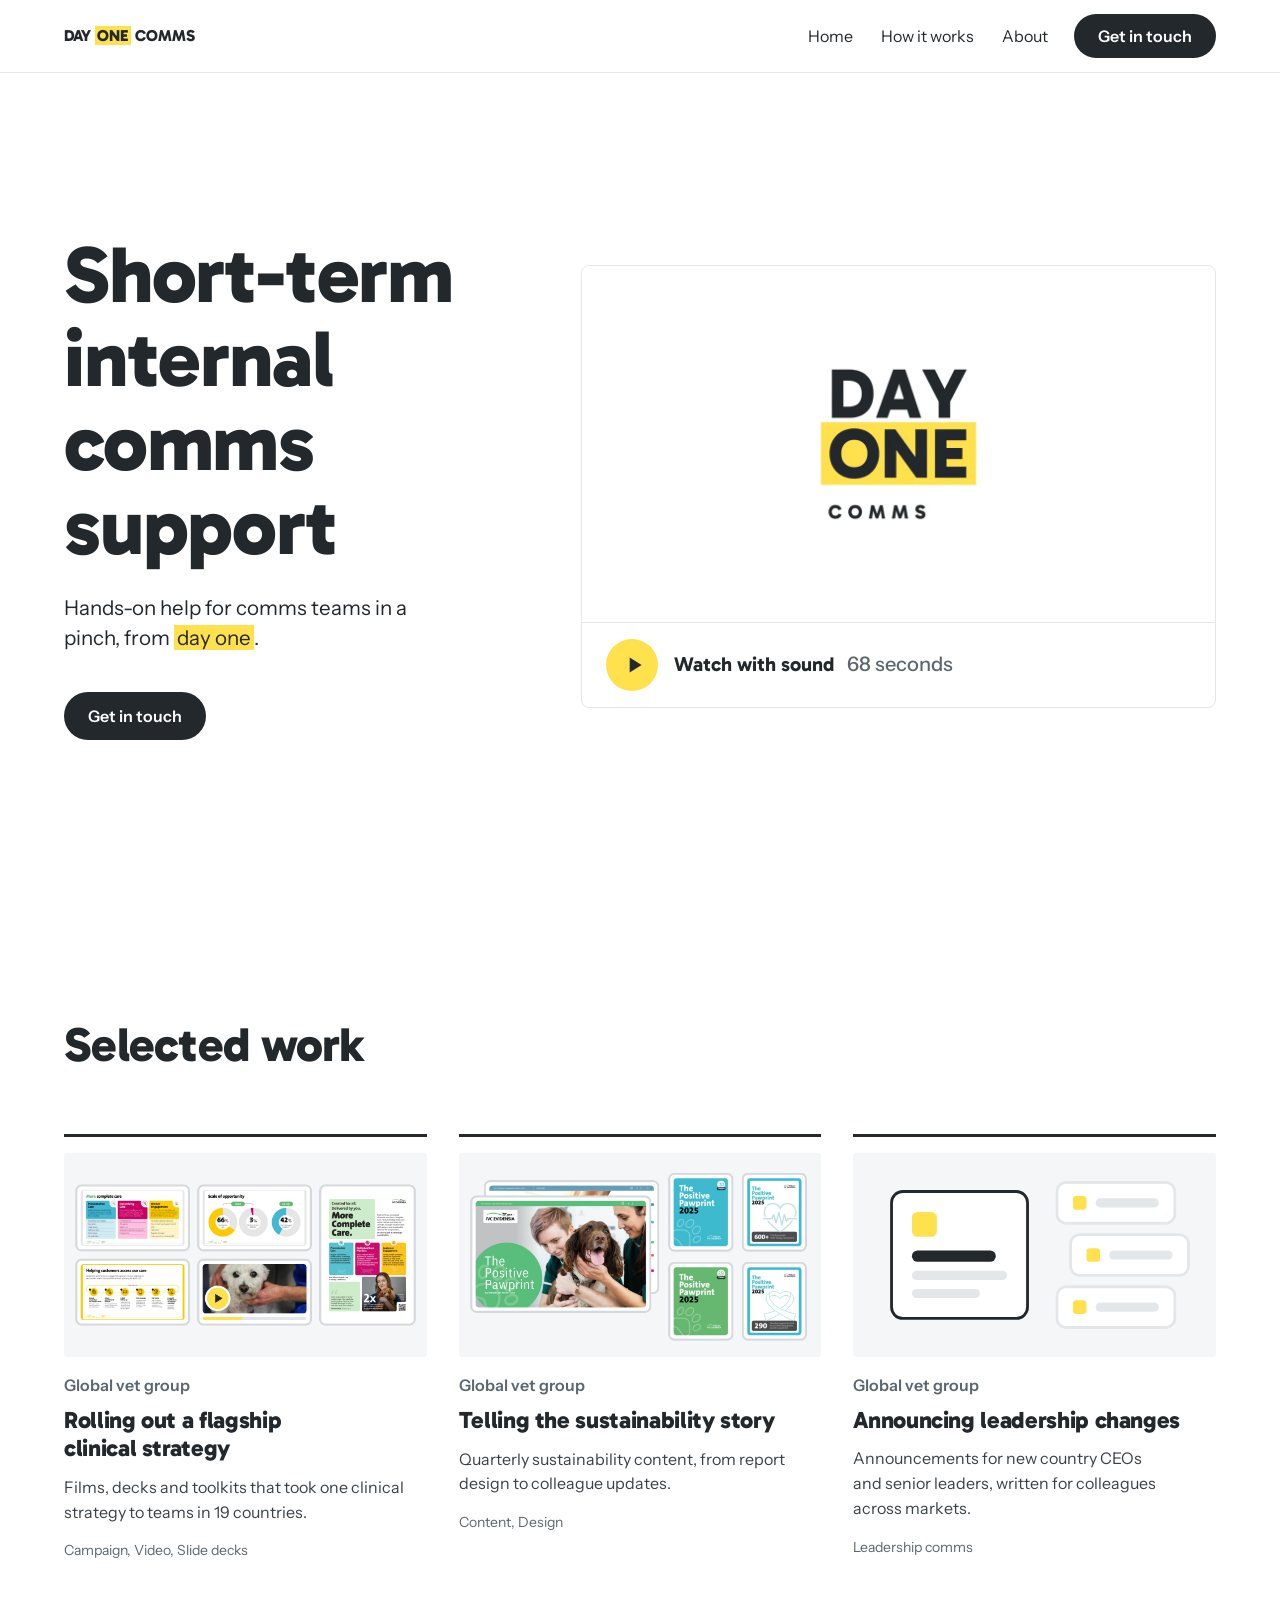
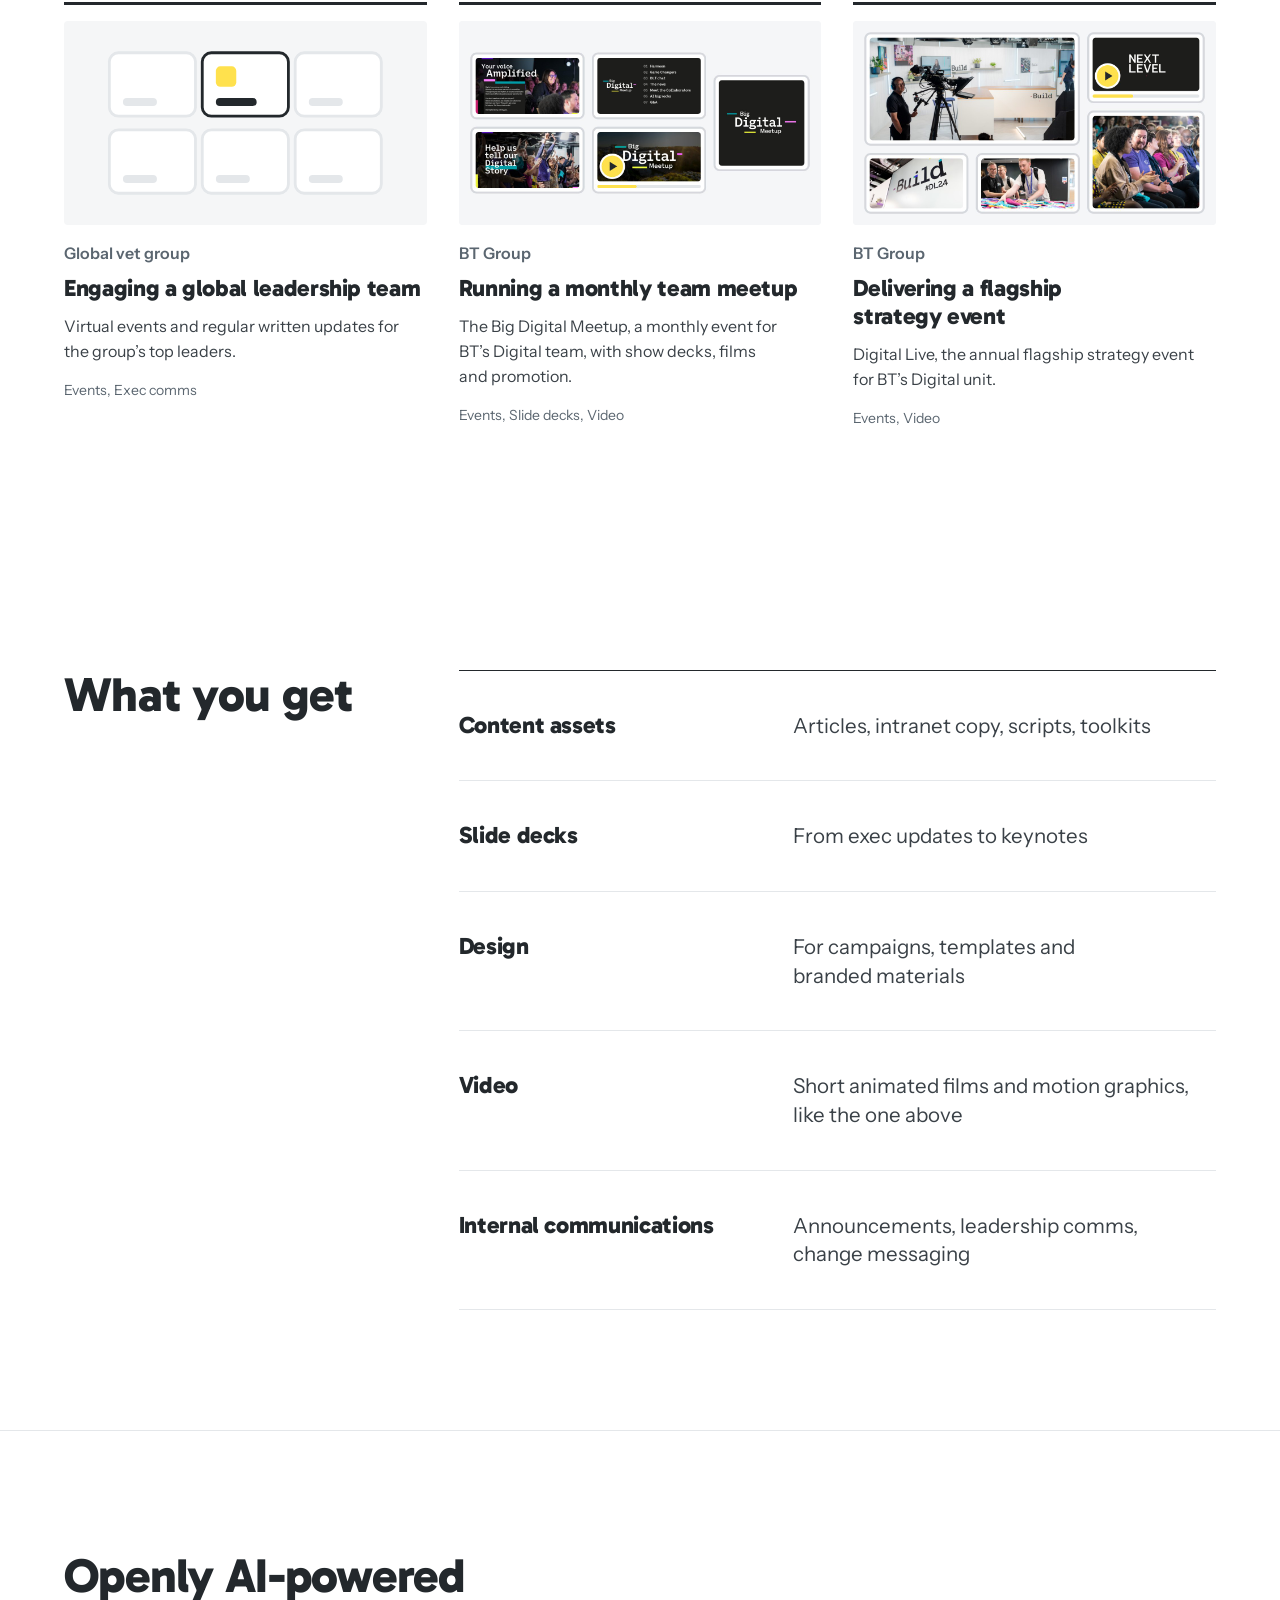
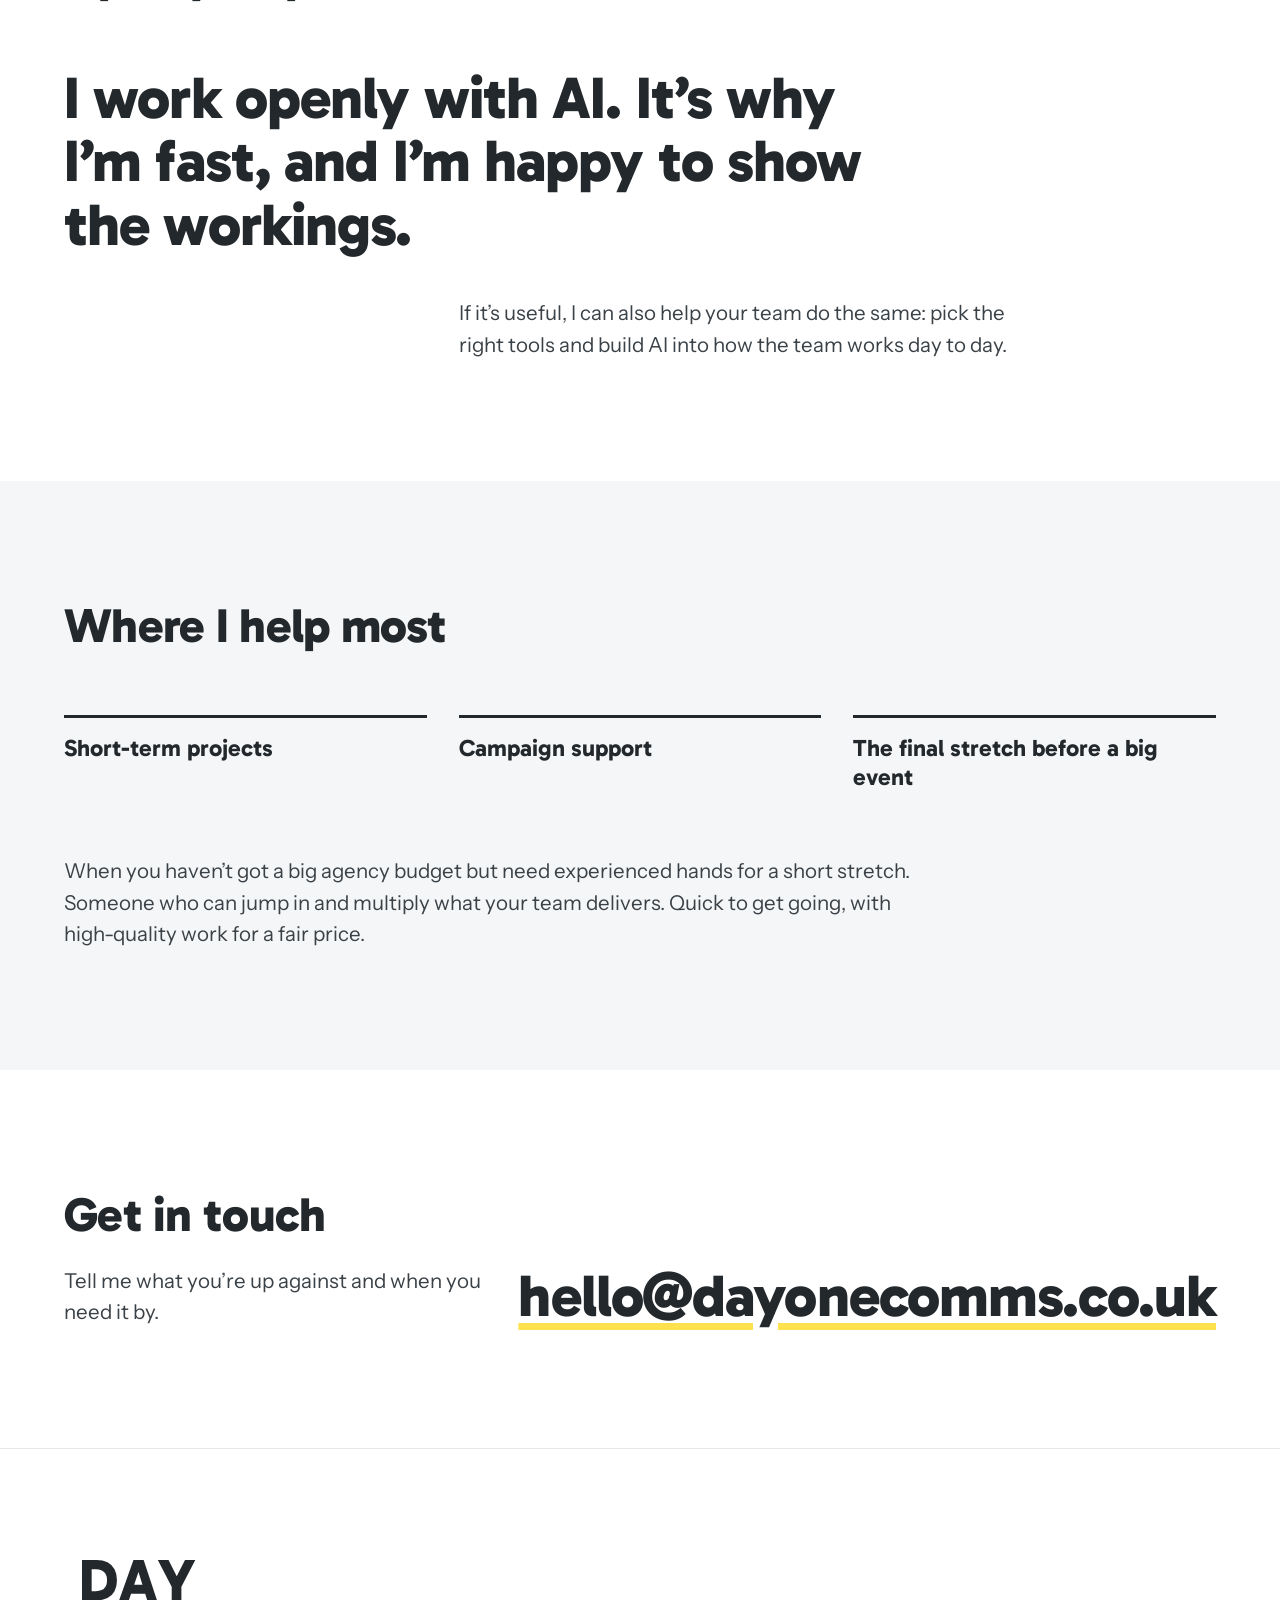
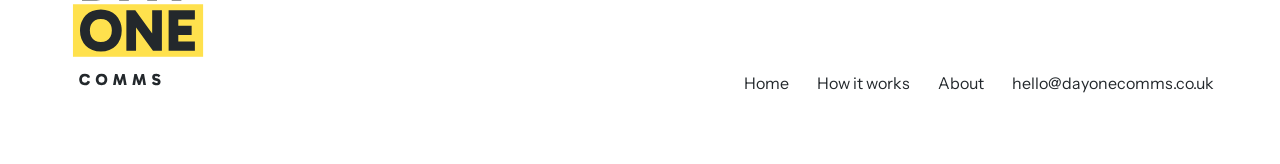
<file: index.html>
<!doctype html>
<html lang="en">
<head>
  <meta charset="utf-8">
  <meta name="viewport" content="width=device-width, initial-scale=1">
  <title>Day One Comms</title>
  <meta name="description" content="Short-term, hands-on internal comms support. Content, slide decks, design and internal communications, produced from day one. Openly AI-powered.">
  <link rel="icon" href="favicon.svg" type="image/svg+xml">
  <link rel="stylesheet" href="https://fonts.googleapis.com/css2?family=Gabarito:wght@400..900&family=Instrument+Sans:ital,wght@0,400..700;1,400..700&display=swap">
  <link rel="stylesheet" href="site.css?v=4">
  <script>document.documentElement.classList.add('js');</script>
</head>
<body>

  <header class="site-nav">
    <nav class="container" aria-label="Main">
      <a class="wordmark" href="index.html">DAY <mark>ONE</mark> COMMS</a>
      <a href="index.html" aria-current="page">Home</a>
      <a href="how-it-works.html">How it works</a>
      <a href="bio.html">About</a>
      <a class="button" href="mailto:hello@dayonecomms.co.uk">Get in touch</a>
    </nav>
  </header>

  <main>
    <section class="hero">
      <div class="container grid">
        <div>
          <h1>Short-term internal comms support</h1>
          <p class="lead">Hands-on help for comms teams in a pinch, from <mark class="sweep">day one</mark>.</p>
          <div class="actions">
            <a class="button" href="mailto:hello@dayonecomms.co.uk">Get in touch</a>
          </div>
        </div>

        <figure class="film-card">
          <button type="button" class="film-open" aria-haspopup="dialog" aria-controls="film-dialog">
            <video class="film-preview" muted loop playsinline preload="metadata" poster="assets/film/day-one-comms-film-poster-v6.jpg" width="1280" height="720" aria-hidden="true"><source src="assets/film/day-one-comms-film-preview.mp4" type="video/mp4"></video>
            <span class="film-bar">
              <span class="film-play" aria-hidden="true"><svg viewBox="0 0 24 24" width="26" height="26"><path d="M8 5v14l11-7z"/></svg></span>
              <span class="film-label">Watch with sound <span class="film-len">68 seconds</span></span>
            </span>
          </button>
        </figure>
      </div>
    </section>

    <dialog id="film-dialog" class="film-dialog" aria-label="Day One Comms film">
      <form method="dialog"><button class="film-close">Close <span aria-hidden="true">&times;</span></button></form>
      <video controls playsinline preload="none" poster="assets/film/day-one-comms-film-poster-v6.jpg">
        <source src="assets/film/day-one-comms-film-v6.mp4" type="video/mp4">
      </video>
    </dialog>

    <section class="work">
      <div class="container">
        <h2 class="reveal">Selected work</h2>
        <ul class="work-grid">
          <li class="tile reveal" style="--i: 0">
            <div class="tile-media"><div class="tile-art"><img src="assets/work/work-clinical-strategy.jpg" alt="Clinical strategy slides on the framework, scale of opportunity and owner journey, with the launch film and a group practice poster" width="1280" height="720" loading="lazy"><div class="tile-film" style="left:38.203%;top:54.444%;width:28.594%;height:24.167%"><video muted loop playsinline preload="none" aria-hidden="true" data-src="assets/work/clip-clinical.mp4"></video></div><div class="tile-rail" style="left:38.203%;top:80.278%;width:28.594%;height:1.667%"><i></i></div></div></div>
            <p class="tile-client">Global vet group</p>
            <h3>Rolling out a flagship clinical strategy</h3>
            <p class="tile-line">Films, decks and toolkits that took one clinical strategy to teams in 19 countries.</p>
            <p class="tile-tags">Campaign, Video, Slide decks</p>
          </li>
          <li class="tile reveal" style="--i: 1">
            <div class="tile-media"><div class="tile-art"><img src="assets/work/work-sustainability.jpg" alt="2025 sustainability report and social posts" width="1280" height="720" loading="lazy"></div></div>
            <p class="tile-client">Global vet group</p>
            <h3>Telling the sustainability story</h3>
            <p class="tile-line">Quarterly sustainability content, from report design to colleague updates.</p>
            <p class="tile-tags">Content, Design</p>
          </li>
          <li class="tile reveal" style="--i: 2">
            <div class="tile-media"><svg class="wf" viewBox="0 0 320 180" aria-hidden="true">
  <rect x="34" y="34" width="120" height="112" rx="10" class="card"/>
  <rect x="52" y="52" width="22" height="22" rx="5" class="hl"/>
  <rect x="52" y="86" width="74" height="10" rx="5" class="bar-ink"/>
  <rect x="52" y="104" width="84" height="8" rx="4" class="bar"/>
  <rect x="52" y="120" width="60" height="8" rx="4" class="bar"/>
  <rect x="180" y="26" width="104" height="36" rx="8" class="card-faint"/>
  <rect x="194" y="38" width="12" height="12" rx="3" class="hl"/>
  <rect x="214" y="40" width="56" height="8" rx="4" class="bar"/>
  <rect x="192" y="72" width="104" height="36" rx="8" class="card-faint"/>
  <rect x="206" y="84" width="12" height="12" rx="3" class="hl"/>
  <rect x="226" y="86" width="56" height="8" rx="4" class="bar"/>
  <rect x="180" y="118" width="104" height="36" rx="8" class="card-faint"/>
  <rect x="194" y="130" width="12" height="12" rx="3" class="hl"/>
  <rect x="214" y="132" width="56" height="8" rx="4" class="bar"/>
</svg></div>
            <p class="tile-client">Global vet group</p>
            <h3>Announcing leadership changes</h3>
            <p class="tile-line">Announcements for new country CEOs and senior leaders, written for colleagues across markets.</p>
            <p class="tile-tags">Leadership comms</p>
          </li>
          <li class="tile reveal" style="--i: 0">
            <div class="tile-media"><svg class="wf" viewBox="0 0 320 180" aria-hidden="true">
  <rect x="40" y="28" width="76" height="56" rx="8" class="card-faint"/>
  <rect x="52" y="68" width="30" height="7" rx="3.5" class="bar"/>
  <rect x="122" y="28" width="76" height="56" rx="8" class="card"/>
  <rect x="134" y="68" width="36" height="7" rx="3.5" class="bar-ink"/>
  <rect x="134" y="40" width="18" height="18" rx="4" class="hl"/>
  <rect x="204" y="28" width="76" height="56" rx="8" class="card-faint"/>
  <rect x="216" y="68" width="30" height="7" rx="3.5" class="bar"/>
  <rect x="40" y="96" width="76" height="56" rx="8" class="card-faint"/>
  <rect x="52" y="136" width="30" height="7" rx="3.5" class="bar"/>
  <rect x="122" y="96" width="76" height="56" rx="8" class="card-faint"/>
  <rect x="134" y="136" width="30" height="7" rx="3.5" class="bar"/>
  <rect x="204" y="96" width="76" height="56" rx="8" class="card-faint"/>
  <rect x="216" y="136" width="30" height="7" rx="3.5" class="bar"/>
</svg></div>
            <p class="tile-client">Global vet group</p>
            <h3>Engaging a global leadership team</h3>
            <p class="tile-line">Virtual events and regular written updates for the group’s top leaders.</p>
            <p class="tile-tags">Events, Exec comms</p>
          </li>
          <li class="tile reveal" style="--i: 1">
            <div class="tile-media"><div class="tile-art"><img src="assets/work/work-meetup.jpg" alt="Big Digital Meetup show slides, holding-loop film and promotional square" width="1280" height="720" loading="lazy"><div class="tile-film" style="left:38.203%;top:54.444%;width:28.594%;height:24.167%"><video muted loop playsinline preload="none" aria-hidden="true" data-src="assets/work/clip-meetup.mp4"></video></div><div class="tile-rail" style="left:38.203%;top:80.278%;width:28.594%;height:1.667%"><i></i></div></div></div>
            <p class="tile-client">BT Group</p>
            <h3>Running a monthly team meetup</h3>
            <p class="tile-line">The Big Digital Meetup, a monthly event for BT’s Digital team, with show decks, films and promotion.</p>
            <p class="tile-tags">Events, Slide decks, Video</p>
          </li>
          <li class="tile reveal" style="--i: 2">
            <div class="tile-media"><div class="tile-art"><img src="assets/work/work-digital-live.jpg" alt="Digital Live audience, stage and event sting" width="1280" height="720" loading="lazy"><div class="tile-film" style="left:66.016%;top:8.194%;width:29.375%;height:26.111%"><video muted loop playsinline preload="none" aria-hidden="true" data-src="assets/work/clip-digital-live.mp4"></video></div><div class="tile-rail" style="left:66.016%;top:35.972%;width:29.375%;height:1.667%"><i></i></div></div></div>
            <p class="tile-client">BT Group</p>
            <h3>Delivering a flagship strategy event</h3>
            <p class="tile-line">Digital Live, the annual flagship strategy event for BT’s Digital unit.</p>
            <p class="tile-tags">Events, Video</p>
          </li>
        </ul>
      </div>
    </section>

    <section class="get">
      <div class="container grid reveal">
        <div class="section-head">
          <h2>What you get</h2>
        </div>
        <ul class="rows section-body">
          <li><h3>Content assets</h3><p>Articles, intranet copy, scripts, toolkits</p></li>
          <li><h3>Slide decks</h3><p>From exec updates to keynotes</p></li>
          <li><h3>Design</h3><p>For campaigns, templates and branded materials</p></li>
          <li><h3>Video</h3><p>Short animated films and motion graphics, like the one above</p></li>
          <li><h3>Internal communications</h3><p>Announcements, leadership comms, change messaging</p></li>
        </ul>
      </div>
    </section>

    <section class="ai">
      <div class="container grid reveal">
        <div class="section-head">
          <h2>Openly AI-powered</h2>
        </div>
        <div class="claim">
          <p>I work openly with AI. It’s why I’m fast, and I’m happy to show the workings.</p>
          <p>If it’s useful, I can also help your team do the same: pick the right tools and build AI into how the team works day to day.</p>
        </div>
      </div>
    </section>

    <section class="band">
      <div class="container reveal">
        <h2>Where I help most</h2>
        <ul class="moments">
          <li>Short-term projects</li>
          <li>Campaign support</li>
          <li>The final stretch before a big event</li>
        </ul>
        <p class="detail">When you haven’t got a big agency budget but need experienced hands for a short stretch. Someone who can jump in and multiply what your team delivers. Quick to get going, with high-quality work for a fair price.</p>
      </div>
    </section>

    <section class="close">
      <div class="container grid reveal">
        <div class="close-head">
          <h2>Get in touch</h2>
          <p class="ask">Tell me what you’re up against and when you need it by.</p>
        </div>
        <div class="address-wrap">
          <a class="address" href="mailto:hello@dayonecomms.co.uk">hello@dayonecomms.co.uk</a>
        </div>
      </div>
    </section>
  </main>

  <footer class="site-foot">
    <div class="container">
      <img src="assets/lockup-stacked.svg" alt="Day One Comms" width="160" height="120">
      <nav aria-label="Footer">
        <a href="index.html">Home</a>
        <a href="how-it-works.html">How it works</a>
        <a href="bio.html">About</a>
        <a href="mailto:hello@dayonecomms.co.uk">hello@dayonecomms.co.uk</a>
      </nav>
    </div>
  </footer>

<script>
  (() => {
    const dialog = document.getElementById('film-dialog');
    const video = dialog.querySelector('video');
    document.querySelector('.film-open').addEventListener('click', () => {
      dialog.showModal();
      video.play().catch(() => {});
    });
    // Click on the dark backdrop closes the film.
    dialog.addEventListener('click', (e) => { if (e.target === dialog) dialog.close(); });
    dialog.addEventListener('close', () => { video.pause(); video.currentTime = 0; });
  })();
</script>

<script src="motion.js?v=2" defer></script>
<!-- Cloudflare Web Analytics --><script type='module' src='https://static.cloudflareinsights.com/beacon.min.js' data-cf-beacon='{"token": "22058b80ae3543c8bf9f6d104d61c646"}'></script><!-- End Cloudflare Web Analytics -->
</body>
</html>
</file>
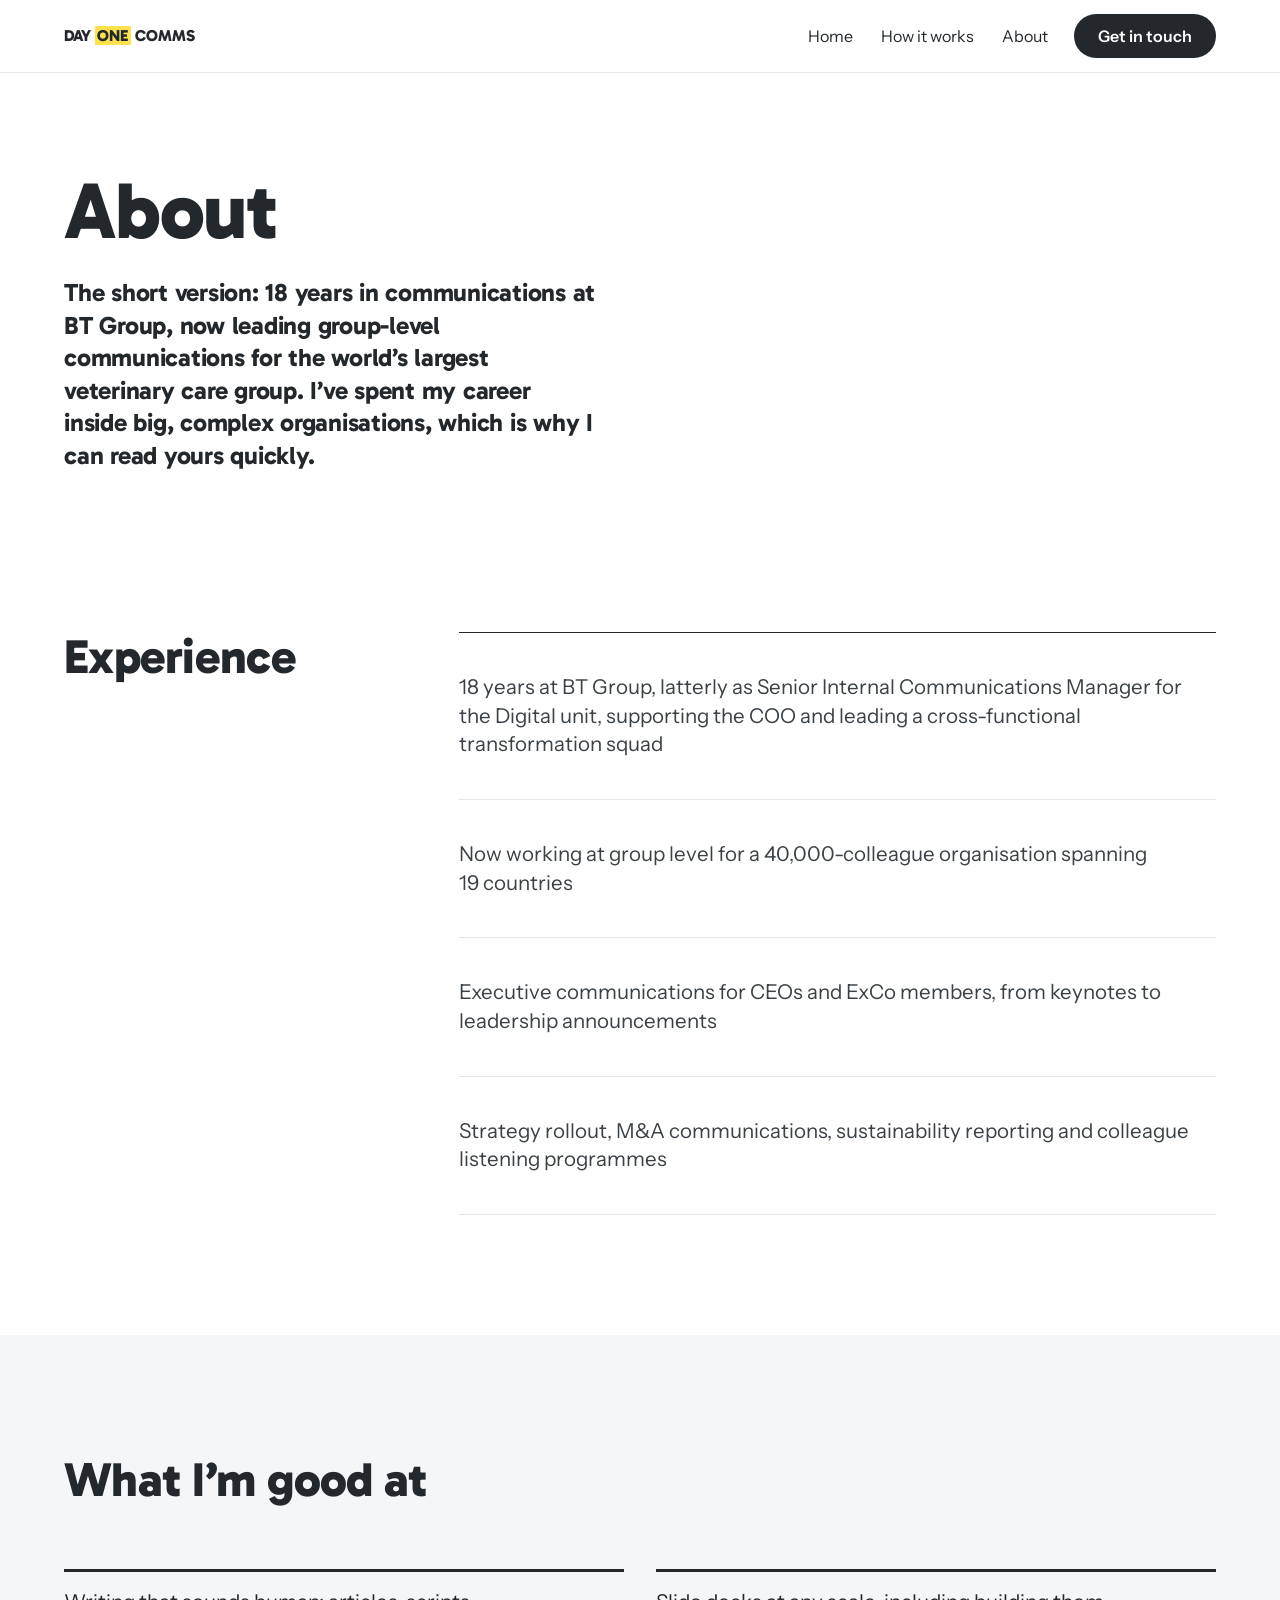
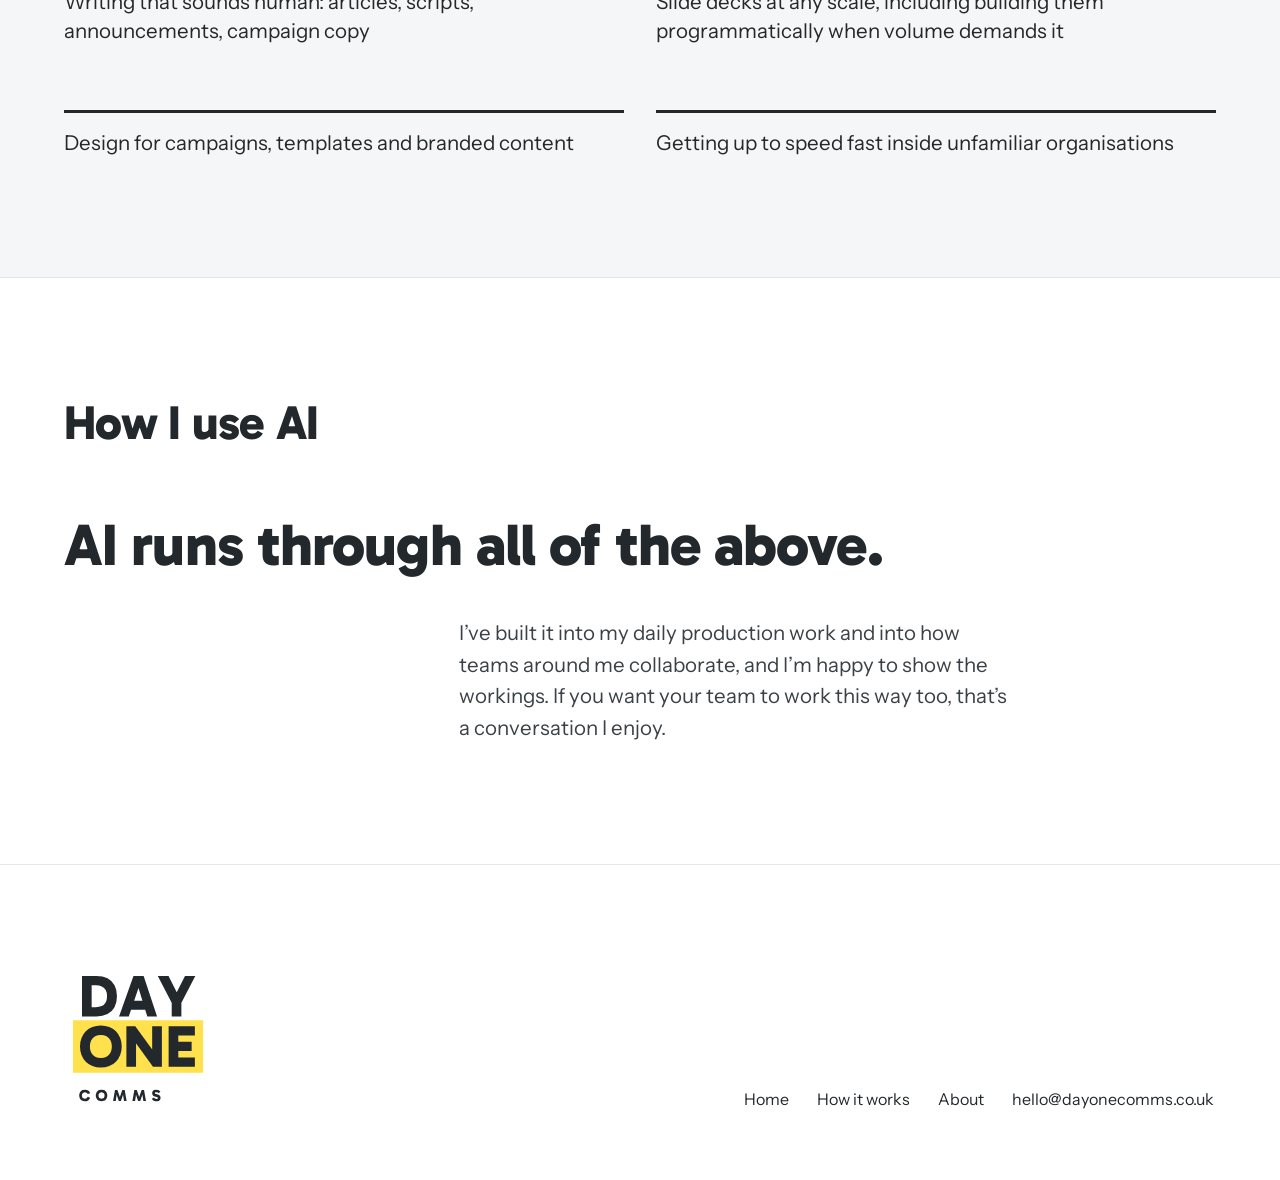
<file: bio.html>
<!doctype html>
<html lang="en">
<head>
  <meta charset="utf-8">
  <meta name="viewport" content="width=device-width, initial-scale=1">
  <title>About - Day One Comms</title>
  <meta name="description" content="18 years in communications at BT Group, now leading group-level comms for the world's largest veterinary care group. The experience behind Day One Comms.">
  <link rel="icon" href="favicon.svg" type="image/svg+xml">
  <link rel="stylesheet" href="https://fonts.googleapis.com/css2?family=Gabarito:wght@400..900&family=Instrument+Sans:ital,wght@0,400..700;1,400..700&display=swap">
  <link rel="stylesheet" href="site.css?v=4">
  <script>document.documentElement.classList.add('js');</script>
</head>
<body>

  <header class="site-nav">
    <nav class="container" aria-label="Main">
      <a class="wordmark" href="index.html">DAY <mark>ONE</mark> COMMS</a>
      <a href="index.html">Home</a>
      <a href="how-it-works.html">How it works</a>
      <a href="bio.html" aria-current="page">About</a>
      <a class="button" href="mailto:hello@dayonecomms.co.uk">Get in touch</a>
    </nav>
  </header>

  <main>
    <section class="page-head">
      <div class="container">
        <h1>About</h1>
        <p class="intro">The short version: 18 years in communications at BT Group, now leading group-level communications for the world’s largest veterinary care group. I’ve spent my career inside big, complex organisations, which is why I can read yours quickly.</p>
      </div>
    </section>

    <section class="experience">
      <div class="container grid reveal">
        <div class="section-head">
          <h2>Experience</h2>
        </div>
        <ul class="rows facts section-body">
          <li><p>18 years at BT Group, latterly as Senior Internal Communications Manager for the Digital unit, supporting the COO and leading a cross-functional transformation squad</p></li>
          <li><p>Now working at group level for a 40,000-colleague organisation spanning 19 countries</p></li>
          <li><p>Executive communications for CEOs and ExCo members, from keynotes to leadership announcements</p></li>
          <li><p>Strategy rollout, M&amp;A communications, sustainability reporting and colleague listening programmes</p></li>
        </ul>
      </div>
    </section>

    <section class="band">
      <div class="container reveal">
        <h2>What I’m good at</h2>
        <ul class="strengths">
          <li>Writing that sounds human: articles, scripts, announcements, campaign copy</li>
          <li>Slide decks at any scale, including building them programmatically when volume demands it</li>
          <li>Design for campaigns, templates and branded content</li>
          <li>Getting up to speed fast inside unfamiliar organisations</li>
        </ul>
      </div>
    </section>

    <section class="ai">
      <div class="container grid reveal">
        <div class="section-head">
          <h2>How I use AI</h2>
        </div>
        <div class="claim">
          <p>AI runs through all of the above.</p>
          <p>I’ve built it into my daily production work and into how teams around me collaborate, and I’m happy to show the workings. If you want your team to work this way too, that’s a conversation I enjoy.</p>
        </div>
      </div>
    </section>
  </main>

  <footer class="site-foot">
    <div class="container">
      <img src="assets/lockup-stacked.svg" alt="Day One Comms" width="160" height="120">
      <nav aria-label="Footer">
        <a href="index.html">Home</a>
        <a href="how-it-works.html">How it works</a>
        <a href="bio.html">About</a>
        <a href="mailto:hello@dayonecomms.co.uk">hello@dayonecomms.co.uk</a>
      </nav>
    </div>
  </footer>

<script src="motion.js?v=2" defer></script>
<!-- Cloudflare Web Analytics --><script type='module' src='https://static.cloudflareinsights.com/beacon.min.js' data-cf-beacon='{"token": "22058b80ae3543c8bf9f6d104d61c646"}'></script><!-- End Cloudflare Web Analytics -->
</body>
</html>
</file>
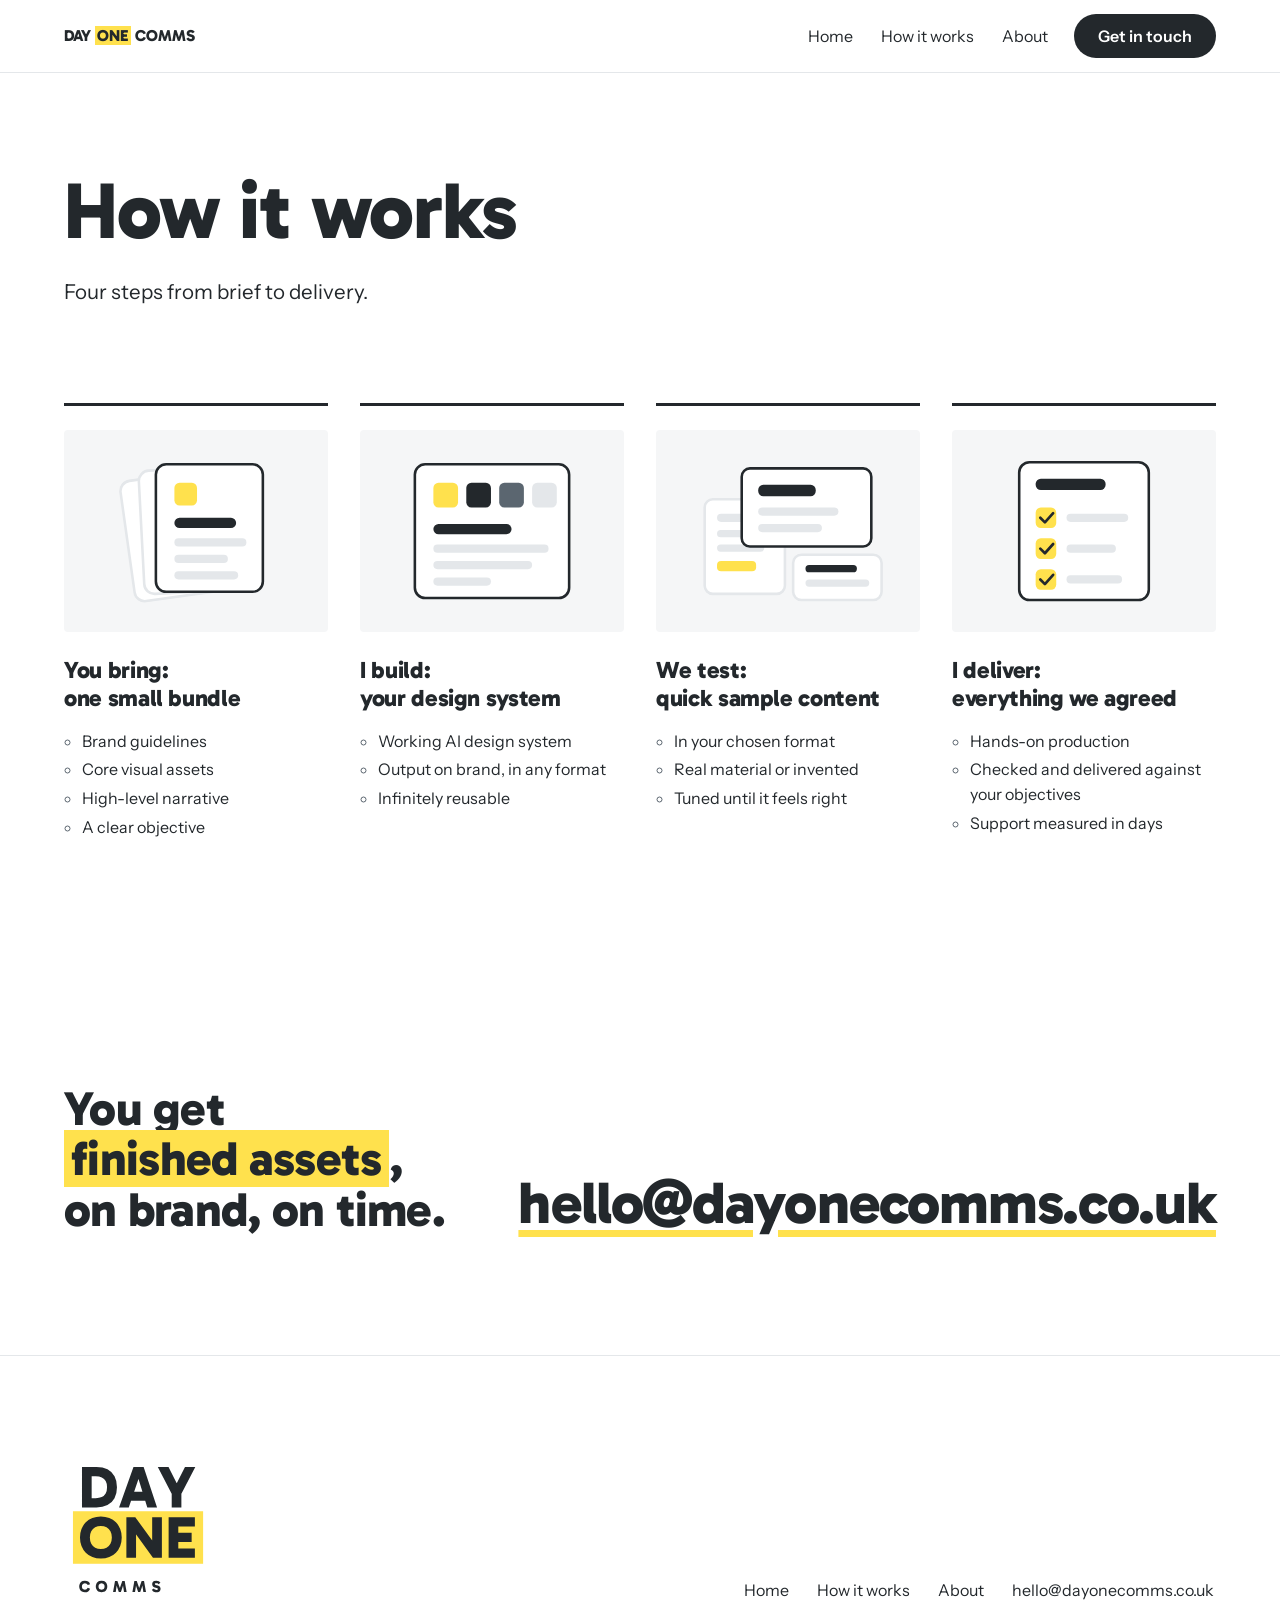
<file: how-it-works.html>
<!doctype html>
<html lang="en">
<head>
  <meta charset="utf-8">
  <meta name="viewport" content="width=device-width, initial-scale=1">
  <title>How it works - Day One Comms</title>
  <meta name="description" content="Four steps from brief to delivery: you bring one small bundle, I build your design system, we test quick sample content, I deliver everything we agreed.">
  <link rel="icon" href="favicon.svg" type="image/svg+xml">
  <link rel="stylesheet" href="https://fonts.googleapis.com/css2?family=Gabarito:wght@400..900&family=Instrument+Sans:ital,wght@0,400..700;1,400..700&display=swap">
  <link rel="stylesheet" href="site.css?v=4">
  <script>document.documentElement.classList.add('js');</script>
</head>
<body>

  <header class="site-nav">
    <nav class="container" aria-label="Main">
      <a class="wordmark" href="index.html">DAY <mark>ONE</mark> COMMS</a>
      <a href="index.html">Home</a>
      <a href="how-it-works.html" aria-current="page">How it works</a>
      <a href="bio.html">About</a>
      <a class="button" href="mailto:hello@dayonecomms.co.uk">Get in touch</a>
    </nav>
  </header>

  <main>
    <section class="page-head">
      <div class="container">
        <h1>How it works</h1>
        <p class="lead">Four steps from brief to delivery.</p>
      </div>
    </section>

    <section class="process">
      <div class="container reveal">
        <ol class="steps">
          <li>
            <div class="art"><svg class="wf" viewBox="0 0 210 150" aria-hidden="true">
        <rect x="38" y="20" width="100" height="118" rx="10" class="card-faint" transform="rotate(-8 88 79)"/>
        <rect x="52" y="14" width="100" height="120" rx="10" class="card-faint" transform="rotate(-3 102 74)"/>
        <rect x="66" y="10" width="104" height="124" rx="10" class="card"/>
        <rect x="84" y="28" width="22" height="22" rx="5" class="hl"/>
        <rect x="84" y="62" width="60" height="10" rx="5" class="bar-ink"/>
        <rect x="84" y="82" width="70" height="8" rx="4" class="bar"/>
        <rect x="84" y="98" width="52" height="8" rx="4" class="bar"/>
        <rect x="84" y="114" width="62" height="8" rx="4" class="bar"/>
      </svg></div>
            <h2>You bring: <span class="h2-light">one small bundle</span></h2>
      <ul>
        <li>Brand guidelines</li>
        <li>Core visual assets</li>
        <li>High-level narrative</li>
        <li>A clear objective</li>
      </ul>
          </li>
          <li>
            <div class="art"><svg class="wf" viewBox="0 0 210 150" aria-hidden="true">
        <rect x="30" y="10" width="150" height="130" rx="10" class="card"/>
        <rect x="48" y="28" width="24" height="24" rx="5" class="hl"/>
        <rect x="80" y="28" width="24" height="24" rx="5" class="bar-ink"/>
        <rect x="112" y="28" width="24" height="24" rx="5" class="swatch-muted"/>
        <rect x="144" y="28" width="24" height="24" rx="5" class="bar"/>
        <rect x="48" y="68" width="76" height="10" rx="5" class="bar-ink"/>
        <rect x="48" y="88" width="112" height="8" rx="4" class="bar"/>
        <rect x="48" y="104" width="96" height="8" rx="4" class="bar"/>
        <rect x="48" y="120" width="56" height="8" rx="4" class="bar"/>
      </svg></div>
            <h2>I build: <span class="h2-light">your design system</span></h2>
      <ul>
        <li>Working AI design system</li>
        <li>Output on brand, in any format</li>
        <li>Infinitely reusable</li>
      </ul>
          </li>
          <li>
            <div class="art"><svg class="wf" viewBox="0 0 210 150" aria-hidden="true">
        <rect x="24" y="44" width="78" height="92" rx="8" class="card-faint"/>
        <rect x="36" y="58" width="42" height="8" rx="4" class="bar"/>
        <rect x="36" y="74" width="54" height="7" rx="3.5" class="bar"/>
        <rect x="36" y="88" width="46" height="7" rx="3.5" class="bar"/>
        <rect x="36" y="104" width="38" height="10" rx="4" class="hl"/>
        <rect x="60" y="14" width="126" height="76" rx="8" class="card"/>
        <rect x="76" y="30" width="56" height="11" rx="5" class="bar-ink"/>
        <rect x="76" y="52" width="78" height="8" rx="4" class="bar"/>
        <rect x="76" y="68" width="62" height="8" rx="4" class="bar"/>
        <rect x="110" y="98" width="86" height="44" rx="8" class="card-faint"/>
        <rect x="122" y="108" width="50" height="7" rx="3.5" class="bar-ink"/>
        <rect x="122" y="122" width="62" height="7" rx="3.5" class="bar"/>
      </svg></div>
            <h2>We test: <span class="h2-light">quick sample content</span></h2>
      <ul>
        <li>In your chosen format</li>
        <li>Real material or invented</li>
        <li>Tuned until it feels right</li>
      </ul>
          </li>
          <li>
            <div class="art"><svg class="wf" viewBox="0 0 210 150" aria-hidden="true">
        <rect x="42" y="8" width="126" height="134" rx="10" class="card"/>
        <rect x="58" y="24" width="68" height="11" rx="5" class="bar-ink"/>
        <rect x="58" y="52" width="20" height="20" rx="5" class="hl"/>
        <path d="M62.5 62l4.5 4.5 8-9" class="tick"/>
        <rect x="88" y="58" width="60" height="8" rx="4" class="bar"/>
        <rect x="58" y="82" width="20" height="20" rx="5" class="hl"/>
        <path d="M62.5 92l4.5 4.5 8-9" class="tick"/>
        <rect x="88" y="88" width="48" height="8" rx="4" class="bar"/>
        <rect x="58" y="112" width="20" height="20" rx="5" class="hl"/>
        <path d="M62.5 122l4.5 4.5 8-9" class="tick"/>
        <rect x="88" y="118" width="54" height="8" rx="4" class="bar"/>
      </svg></div>
            <h2>I deliver: <span class="h2-light">everything we agreed</span></h2>
      <ul>
        <li>Hands-on production</li>
        <li>Checked and delivered against your objectives</li>
        <li>Support measured in days</li>
      </ul>
          </li>
        </ol>
      </div>
    </section>

    <section class="close">
      <div class="container grid reveal">
        <div class="close-head">
          <h2>You get <mark class="sweep">finished assets</mark>, on brand, on time.</h2>
        </div>
        <div class="address-wrap">
          <a class="address" href="mailto:hello@dayonecomms.co.uk">hello@dayonecomms.co.uk</a>
        </div>
      </div>
    </section>
  </main>

  <footer class="site-foot">
    <div class="container">
      <img src="assets/lockup-stacked.svg" alt="Day One Comms" width="160" height="120">
      <nav aria-label="Footer">
        <a href="index.html">Home</a>
        <a href="how-it-works.html">How it works</a>
        <a href="bio.html">About</a>
        <a href="mailto:hello@dayonecomms.co.uk">hello@dayonecomms.co.uk</a>
      </nav>
    </div>
  </footer>

<script src="motion.js?v=2" defer></script>
<!-- Cloudflare Web Analytics --><script type='module' src='https://static.cloudflareinsights.com/beacon.min.js' data-cf-beacon='{"token": "22058b80ae3543c8bf9f6d104d61c646"}'></script><!-- End Cloudflare Web Analytics -->
</body>
</html>
</file>
<file: site.css>
/* Hallmark · shape: Briefing Ledger · genre: editorial · theme: brand · redesign: full
 * paper: oklch(100% 0 0) · accent: oklch(90% 0.16 98) · display: Gabarito · body: Instrument Sans · hero: Stage (/), Banner (/how-it-works.html, /bio.html) · nav: edge-aligned · footer: mast · signature: the Day One film, playable from the first screen · surface: absolute
 * axes: white/grotesk/highlighter · posture: Stage · contrast: pass · fold: pass · v2.0.0 */
/* Hallmark · pre-emit critique: P4 H4 E4 S3 R5 V4 · weakest: S, no real work to show yet; led with the film because it is the one piece of real work the site has */
/* Hallmark · waive 7b · paper token is #ffffff · the Day One brand is black and slate copy on white with a yellow highlighter, white is the brand's own paper */
/* Hallmark · waive 39b · button.film-open wraps the whole film poster · the film card is one large tap target that opens the Day One film dialog */
/* Hallmark · waive 77 · the close holds the heading, the ask and the address set large · the Day One close is the contact itself, short by design so the email address is the last thing a visitor sees */
/* Hallmark · waive 78 · the four step titles in .steps h2 are item titles · How it works has no section heads, each Day One step is titled at the item size so four fit across */
/* Hallmark · waive 44c · .page-head on How it works and About is a Banner hero · the Day One inner pages are reference pages, so the first section shows above the fold */
/* Hallmark · waive 28b · .tile-film video has no poster · the Day One work tile image underneath is the poster, the clip stays hidden until it plays */
/* Hallmark · waive 26b · no form controls or disabled states exist · the Day One homepage has links and one film button, nothing that can be disabled */
/* Hallmark · reworded "Hands-on help for comms teams in a pinch. I get across your landscape quickly and start producing output on day one." to "Hands-on help for comms teams in a pinch, from day one." · 58 limits the hero to one sentence */
/* Hallmark · reworded "When you haven’t got a business case for a contractor, but you need experienced hands for a short stretch." to "When you haven’t got a big agency budget but need experienced hands for a short stretch." · owner request: Day One is short-term contracting */
/* Hallmark · reworded "No retainer, no onboarding, just high-quality work for a fair price." to "Quick to get going, with high-quality work for a fair price." · owner request: engagements do involve some onboarding */
/* Hallmark · reworded "Best for short-term projects, campaign support, or the final stretch before a big event." to three moments in Where I help most · 58 limits the hero to one sentence */
@import url("./tokens.css");
@import url("./base.css");

:root { --display-weight: 800; --tracking-display: -0.015em; }

/* Grid */
.grid { display: grid; grid-template-columns: repeat(12, minmax(0, 1fr)); column-gap: var(--gap-columns); }

/* Highlighter, the brand's one accent */
mark { background: linear-gradient(var(--color-accent), var(--color-accent)) no-repeat 0 0 / 100% 100%; color: var(--color-accent-ink); padding: 0 0.15em; box-decoration-break: clone; -webkit-box-decoration-break: clone; }

/* Nav: edge-aligned, wordmark left, links and the contact right */
.site-nav { border-bottom: var(--rule-hair) solid var(--color-rule); }
.site-nav .container { display: flex; align-items: center; gap: var(--space-lg); min-height: 72px; }
.wordmark { font-family: var(--font-display); font-weight: 800; font-size: var(--text-md); text-decoration: none; margin-right: auto; white-space: nowrap; }
.site-nav a:not(.wordmark):not(.button) { text-decoration: none; padding: var(--space-2xs) var(--space-3xs); white-space: nowrap; }
.site-nav a[aria-current="page"] { text-decoration: underline; text-decoration-color: var(--color-accent); text-decoration-thickness: 3px; text-underline-offset: 6px; }
.site-nav a:not(.wordmark):not(.button):hover { background: var(--color-accent); color: var(--color-accent-ink); }

/* The one primary button */
.button { display: inline-flex; align-items: center; min-height: 48px; padding: 0 var(--space-lg); border-radius: var(--radius-pill); background: var(--color-ink); color: var(--color-paper); font-weight: 600; text-decoration: none; white-space: nowrap; transition: background-color var(--dur-short) var(--ease-out), color var(--dur-short) var(--ease-out); }
.button:hover { background: var(--color-accent); color: var(--color-accent-ink); }
.button:active { background: var(--color-ink-2); color: var(--color-paper); }
.button:focus-visible { outline: 2px solid var(--color-focus); outline-offset: 3px; }
.site-nav .button { min-height: 44px; }

/* Hero: Stage, text on five columns, the film on seven */
.hero { min-height: calc(100dvh - 73px); display: flex; align-items: center; padding-block: var(--space-xl); }
.hero .grid { align-items: center; grid-template-columns: minmax(0, 5fr) minmax(0, 7fr); column-gap: var(--space-2xl); }
.hero h1 { font-size: var(--text-display); max-width: 11ch; }
.hero .lead { margin-top: var(--space-lg); max-width: 26ch; }
.hero .actions { margin-top: var(--space-xl); display: flex; gap: var(--space-lg); align-items: center; flex-wrap: wrap; }

/* The film */
.film-card { margin: 0; }
.film-open { all: unset; box-sizing: border-box; display: block; width: 100%; cursor: pointer; border: var(--rule-hair) solid var(--color-rule); border-radius: 8px; overflow: hidden; background: var(--color-paper); }
.film-open img, .film-open video { display: block; width: 100%; height: auto; aspect-ratio: 16 / 9; object-fit: cover; }
.film-bar { white-space: nowrap; display: flex; align-items: center; gap: var(--space-md); padding: var(--space-md) var(--space-lg); border-top: var(--rule-hair) solid var(--color-rule); }
.film-play { flex: 0 0 52px; width: 52px; height: 52px; border-radius: 50%; background: var(--color-accent); display: flex; align-items: center; justify-content: center; padding-left: var(--space-2xs); box-sizing: border-box; transition: transform var(--dur-short) var(--ease-out); }
.film-play svg { fill: var(--color-accent-ink); }
.film-open:hover .film-play { transform: scale(1.07); }
.film-open:active .film-play { transform: scale(0.97); }
.film-open:focus-visible { outline: 2px solid var(--color-focus); outline-offset: 3px; }
.film-label { font-family: var(--font-display); font-weight: 700; font-size: var(--text-lg); white-space: nowrap; }
.film-len { font-family: var(--font-body); font-weight: 500; color: var(--color-muted); margin-left: 0.4em; }
.film-dialog { border: 0; padding: 0; background: transparent; width: min(92vw, 1280px); max-width: none; overflow: visible; }
.film-dialog::backdrop { background: var(--color-backdrop); }
.film-dialog video { width: 100%; aspect-ratio: 16 / 9; border-radius: 8px; background: var(--color-video); }
.film-close { all: unset; cursor: pointer; position: absolute; top: -2.6rem; right: 0; color: var(--color-on-backdrop); font-weight: 600; padding: var(--space-2xs) var(--space-xs); }
.film-close:focus-visible { outline: 2px solid var(--color-accent); }

/* Sections */
section { padding-block: var(--section-gap-s); }
.section-head { grid-column: 1 / span 4; }
.section-body { grid-column: 5 / span 8; }

/* What you get: rows parted by hairlines */
.rows { list-style: none; margin: 0; padding: 0; border-top: var(--rule-hair) solid var(--color-ink); }
.rows li { display: grid; grid-template-columns: 5fr 7fr; column-gap: var(--gap-columns); align-items: baseline; padding-block: var(--space-xl); border-bottom: var(--rule-hair) solid var(--color-rule); }
.rows h3 { font-size: var(--text-title); }
.rows p { color: var(--color-ink-2); font-size: var(--text-lead); line-height: 1.4; }

/* Openly AI-powered: split head, the claim set large */
.ai { border-top: var(--rule-hair) solid var(--color-rule); }
.ai .section-head { grid-column: 1 / -1; }
.ai .claim { grid-column: 1 / span 10; margin-top: var(--space-2xl); }
.ai .claim p:first-child { max-width: none; font-family: var(--font-display); font-weight: 800; font-size: var(--text-display-s); line-height: 1.08; letter-spacing: -0.015em; }
.ai .claim p + p { margin-top: var(--space-xl); margin-left: calc((100% + var(--gap-columns)) * 0.4); font-size: var(--text-lead); color: var(--color-ink-2); max-width: 46ch; }

/* Where I help most: a band on paper-2 */
.band { background: var(--color-paper-2); color: var(--color-ink); }
.band .lead { margin-top: var(--space-md); }
.moments { list-style: none; margin: var(--space-2xl) 0 0; padding: 0; display: grid; grid-template-columns: repeat(3, minmax(0, 1fr)); gap: var(--gap-columns); }
.moments li { border-top: 3px solid var(--color-ink); padding-top: var(--space-md); font-family: var(--font-display); font-weight: 700; font-size: var(--text-title); line-height: 1.2; }
.band .detail { margin-top: var(--space-2xl); max-width: 62ch; font-size: var(--text-lead); color: var(--color-ink-2); }

/* Close: the ask, then the address */
.close .grid { align-items: end; }
.close .close-head { grid-column: 1 / span 5; }
.close .address-wrap { grid-column: 6 / span 7; justify-self: end; }
.close .ask { margin-top: var(--space-lg); font-size: var(--text-lead); color: var(--color-ink-2); }
.close .address { display: inline-block; white-space: nowrap; font-family: var(--font-display); font-weight: 800; font-size: clamp(1.25rem, 5.4vw, var(--text-display-s)); line-height: 1.1; letter-spacing: -0.015em; text-decoration: underline; text-decoration-color: var(--color-accent); text-decoration-thickness: 0.12em; text-underline-offset: 0.12em; transition: background-color var(--dur-short) var(--ease-out); }
.close .address:hover { background: var(--color-accent); color: var(--color-accent-ink); }
.close .address:active { background: var(--color-paper-3); }

/* Footer: mast */
.site-foot { border-top: var(--rule-hair) solid var(--color-rule); padding-block: var(--space-3xl) var(--space-2xl); }
.site-foot .container { display: flex; align-items: flex-end; justify-content: space-between; gap: var(--space-xl); flex-wrap: wrap; }
.site-foot img { width: 160px; height: auto; }
.site-foot nav { display: flex; gap: var(--space-lg); flex-wrap: wrap; }
.site-foot nav a { text-decoration: none; padding: var(--space-2xs) var(--space-3xs); }
.site-foot nav a:hover { background: var(--color-accent); color: var(--color-accent-ink); }

/* Under 60rem everything stacks in reading order */
@media (max-width: 60rem) {
  .hero { min-height: 0; }
  .hero .grid { grid-template-columns: minmax(0, 1fr); row-gap: var(--space-xl); }
  .section-head, .section-body, .ai .claim, .ai .section-head, .close .close-head, .close .address-wrap { grid-column: 1 / -1; justify-self: start; }
  .close .address-wrap { margin-top: var(--space-xl); }
  .ai .claim p + p { margin-left: 0; }
  .section-body, .ai .claim { margin-top: var(--space-xl); }
  .rows li { grid-template-columns: minmax(0, 1fr); row-gap: var(--space-xs); }
  .moments { grid-template-columns: minmax(0, 1fr); }
  .site-nav .container { flex-wrap: wrap; row-gap: var(--space-xs); padding-block: var(--space-sm); }
}
@media (max-width: 40rem) {
  .film-bar, .film-label { white-space: normal; }
  .film-len { display: block; margin-left: 0; }
}

/* Inner pages: Banner hero, the first section starts above the fold */
.page-head { padding-block: var(--space-3xl); }
.page-head + section:not(.band) { padding-top: var(--space-2xl); }
.page-head + section.process:not(.band) { padding-top: 0; }
.close h2 mark { white-space: nowrap; }
.page-head h1 { font-size: var(--text-display); }
.page-head .lead { margin-top: var(--space-lg); max-width: 40ch; }
.page-head .intro { margin-top: var(--space-lg); max-width: 38ch; font-family: var(--font-display); font-weight: 700; font-size: var(--text-xl); line-height: 1.3; letter-spacing: -0.01em; }

/* How it works: four steps across */
.steps { list-style: none; margin: 0; padding: 0; display: grid; grid-template-columns: repeat(4, minmax(0, 1fr)); gap: var(--gap-columns); counter-reset: step; }
.steps > li { border-top: 3px solid var(--color-ink); padding-top: var(--space-lg); }
.steps .art { background: var(--color-paper-2); border-radius: var(--radius-card); padding: var(--space-lg); margin-bottom: var(--space-lg); }
.steps .art svg { width: 100%; height: auto; max-height: 180px; }
.steps h2 { font-size: var(--text-title); line-height: 1.2; }
.steps h2 .h2-light { display: block; }
.steps ul { margin: var(--space-md) 0 0; padding-left: 1.1em; }
.steps ul li { margin-block: var(--space-2xs); }
.steps ul li::marker { color: var(--color-muted); }

/* Wireframe illustrations, the brand's own drawing style */
.wf .card { fill: var(--color-paper); stroke: var(--color-ink); stroke-width: 2.5; }
.wf .card-faint { fill: var(--color-paper); stroke: var(--color-rule); stroke-width: 2.5; }
.wf .bar { fill: var(--color-rule); }
.wf .bar-ink { fill: var(--color-ink); }
.wf .hl { fill: var(--color-accent); }
.wf .swatch-muted { fill: var(--color-muted); }
.wf .tick { fill: none; stroke: var(--color-accent-ink); stroke-width: 2.6; stroke-linecap: round; stroke-linejoin: round; }

/* About: a two by two of strengths */
.strengths { list-style: none; margin: var(--space-2xl) 0 0; padding: 0; display: grid; grid-template-columns: repeat(2, minmax(0, 1fr)); gap: var(--space-2xl) var(--gap-columns); }
.strengths li { border-top: 3px solid var(--color-ink); padding-top: var(--space-md); font-size: var(--text-lead); line-height: 1.4; }
.rows.facts li { grid-template-columns: minmax(0, 1fr); }

@media (max-width: 60rem) {
  .steps { grid-template-columns: repeat(2, minmax(0, 1fr)); row-gap: var(--space-2xl); }
  .strengths { grid-template-columns: minmax(0, 1fr); }
}
@media (max-width: 40rem) {
  .steps { grid-template-columns: minmax(0, 1fr); }
}

/* Motion: the highlighter sweeps on, sections ease in, all of it off under reduced motion */
.js mark.sweep { background-size: 0% 100%; transition: background-size 900ms var(--ease-out); }
.js mark.sweep.is-in { background-size: 100% 100%; }
.js .reveal { opacity: 0; transform: translateY(var(--space-md)); transition: opacity 700ms var(--ease-out), transform 700ms var(--ease-out); transition-delay: calc(var(--i, 0) * 80ms); }
.js .reveal.is-in { opacity: 1; transform: none; }

/* Selected work: text-led tiles */
.work-grid { list-style: none; margin: var(--space-2xl) 0 0; padding: 0; display: grid; grid-template-columns: repeat(3, minmax(0, 1fr)); gap: var(--space-xl) var(--gap-columns); }
.tile { position: relative; border-top: 3px solid var(--color-ink); padding-top: var(--space-md); transition: border-color var(--dur-short) var(--ease-out); }
.tile::before { content: ""; position: absolute; inset: -3px 0 auto 0; height: 3px; background: var(--color-accent); transform: scaleX(0); transform-origin: left; transition: transform var(--dur-long) var(--ease-out); }
.tile:hover::before { transform: scaleX(1); }
.tile-media { aspect-ratio: 16 / 9; margin-bottom: var(--space-md); border-radius: var(--radius-card); overflow: hidden; background: var(--color-paper-2); }
.tile-art { position: relative; width: 100%; height: 100%; transition: transform var(--dur-long) var(--ease-out); }
.tile-media img, .tile-media svg { display: block; width: 100%; height: 100%; object-fit: cover; }
.tile:hover .tile-art { transform: scale(1.03); }
/* Live film loops laid over the film frames drawn into the tile art */
.tile-film { position: absolute; border-radius: 3px; overflow: hidden; opacity: 0; transition: opacity var(--dur-long) var(--ease-out); }
.tile-film.is-playing { opacity: 1; }
.tile-film video { display: block; width: 100%; height: 100%; object-fit: cover; }
.tile-rail { position: absolute; border-radius: 999px; overflow: hidden; background: var(--color-rule); opacity: 0; transition: opacity var(--dur-long) var(--ease-out); }
.tile-film.is-playing + .tile-rail { opacity: 1; }
.tile-rail i { position: absolute; inset: 0; background: var(--color-accent); transform: scaleX(0); transform-origin: left; }
.tile-client { font-weight: 600; color: var(--color-muted); }
.tile h3 { margin-top: var(--space-xs); font-size: var(--text-title); line-height: 1.2; }
.tile-line { margin-top: var(--space-sm); color: var(--color-ink-2); }
.tile-tags { margin-top: var(--space-md); font-size: var(--text-sm); color: var(--color-muted); }
@media (max-width: 60rem) { .work-grid { grid-template-columns: repeat(2, minmax(0, 1fr)); } }
@media (max-width: 40rem) { .work-grid { grid-template-columns: minmax(0, 1fr); } }

@media (prefers-reduced-motion: reduce) {
  .js mark.sweep { transition: none; background-size: 100% 100%; }
  .js .reveal { opacity: 1; transform: none; transition: none; }
  .tile::before { transition: none; }
  .tile-art, .tile-film, .tile-rail { transition: none; }
}
</file>
